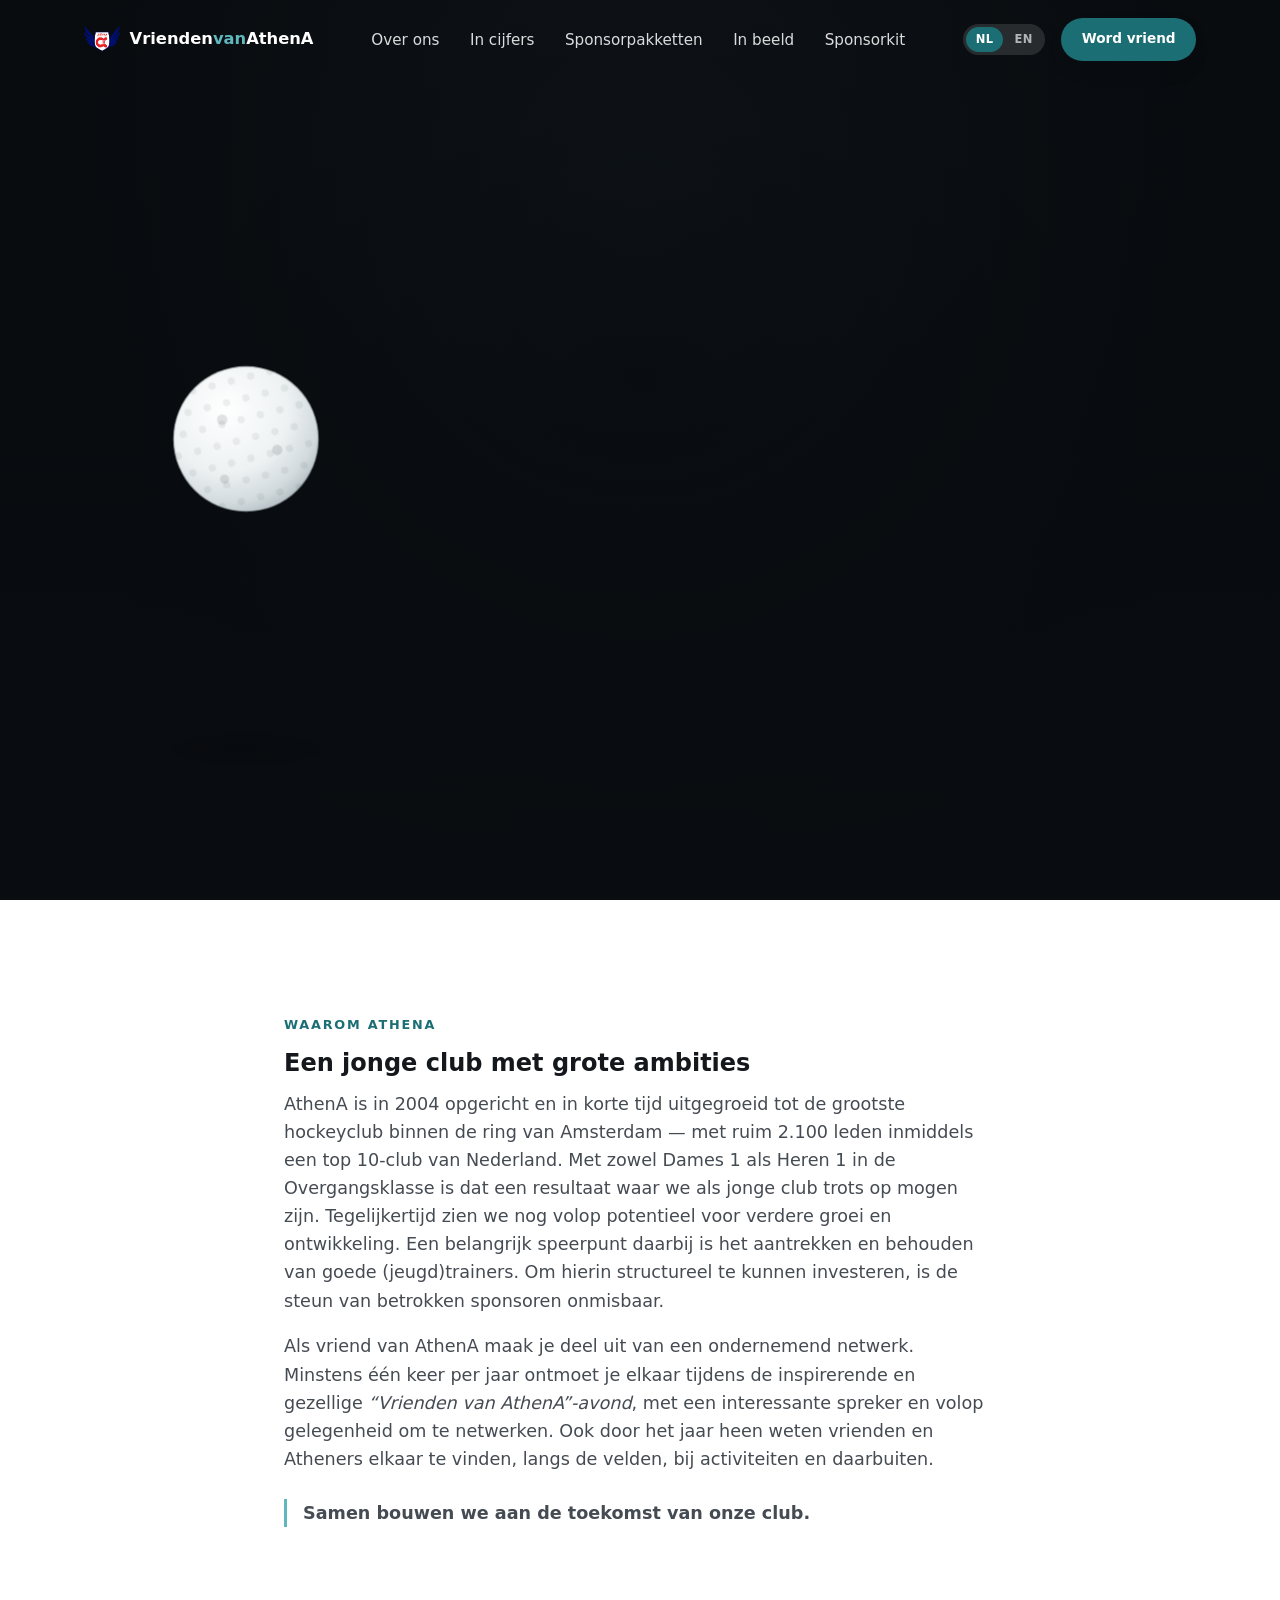
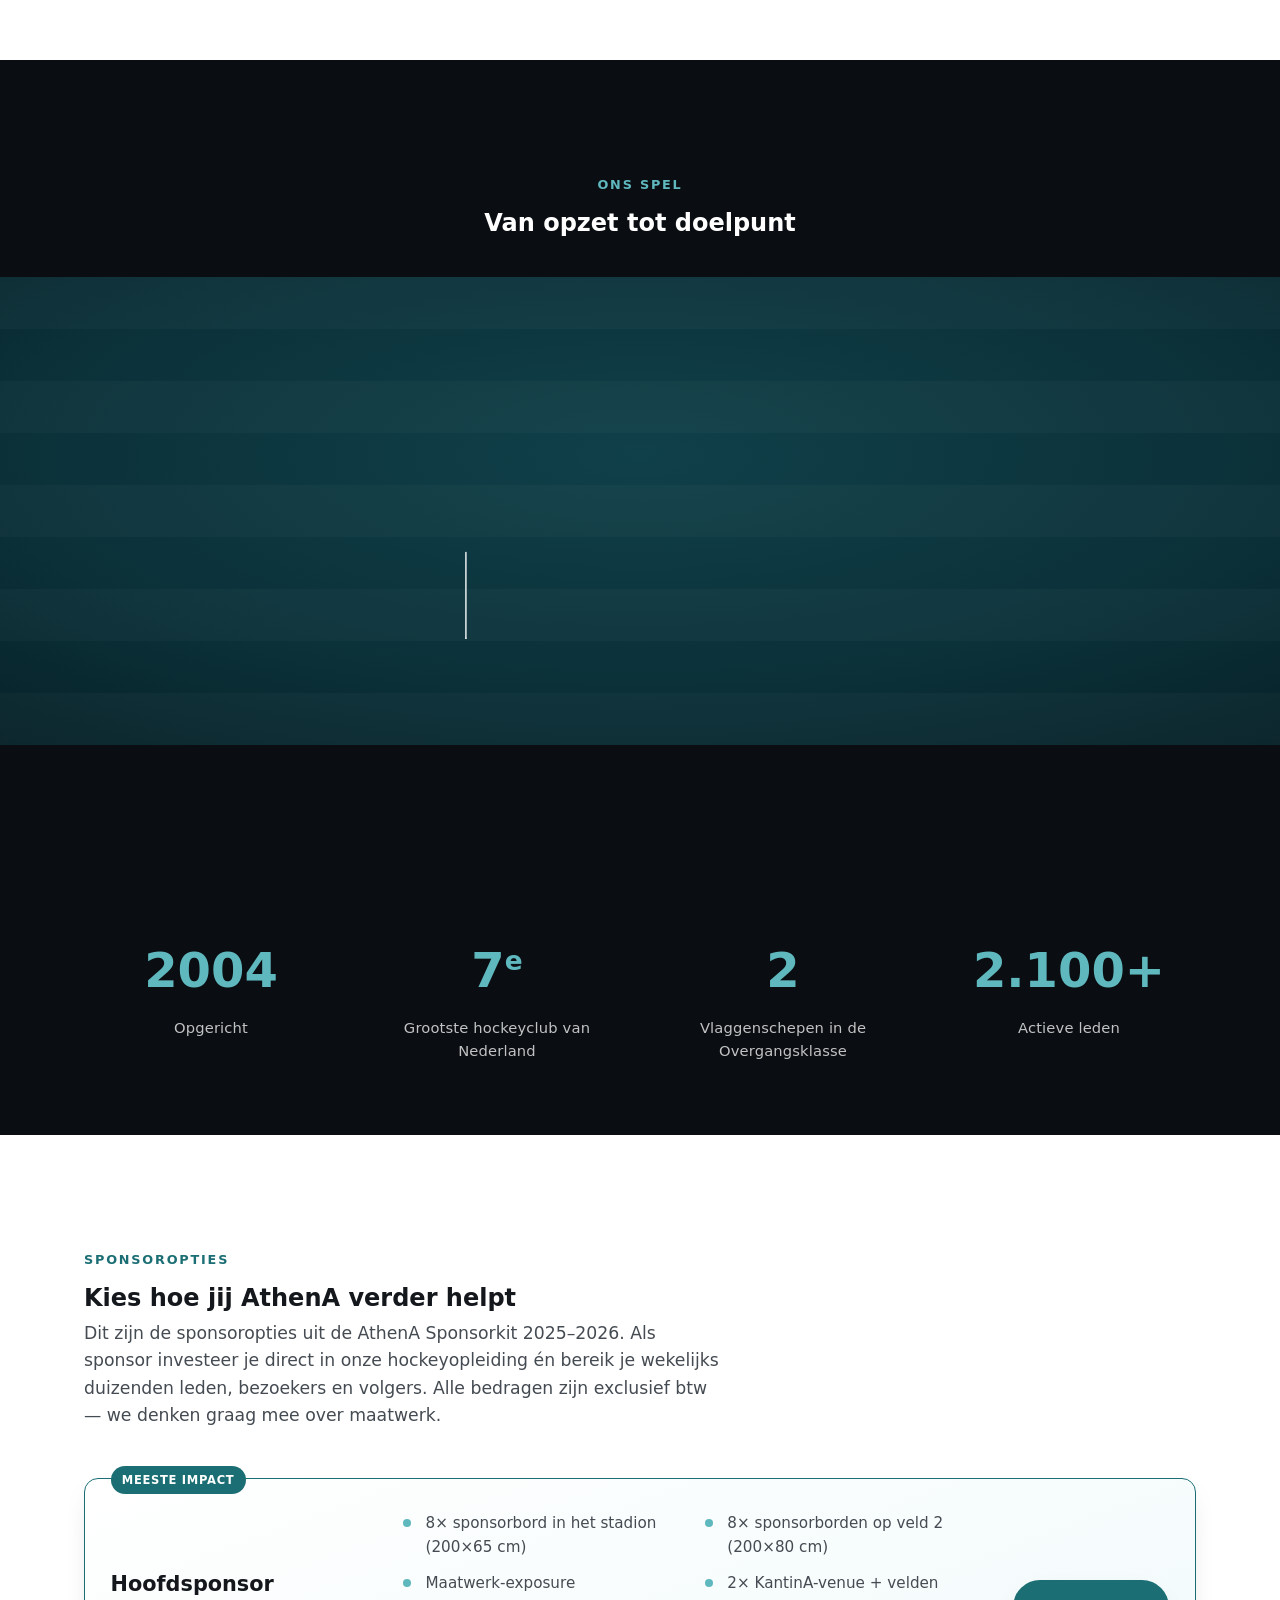
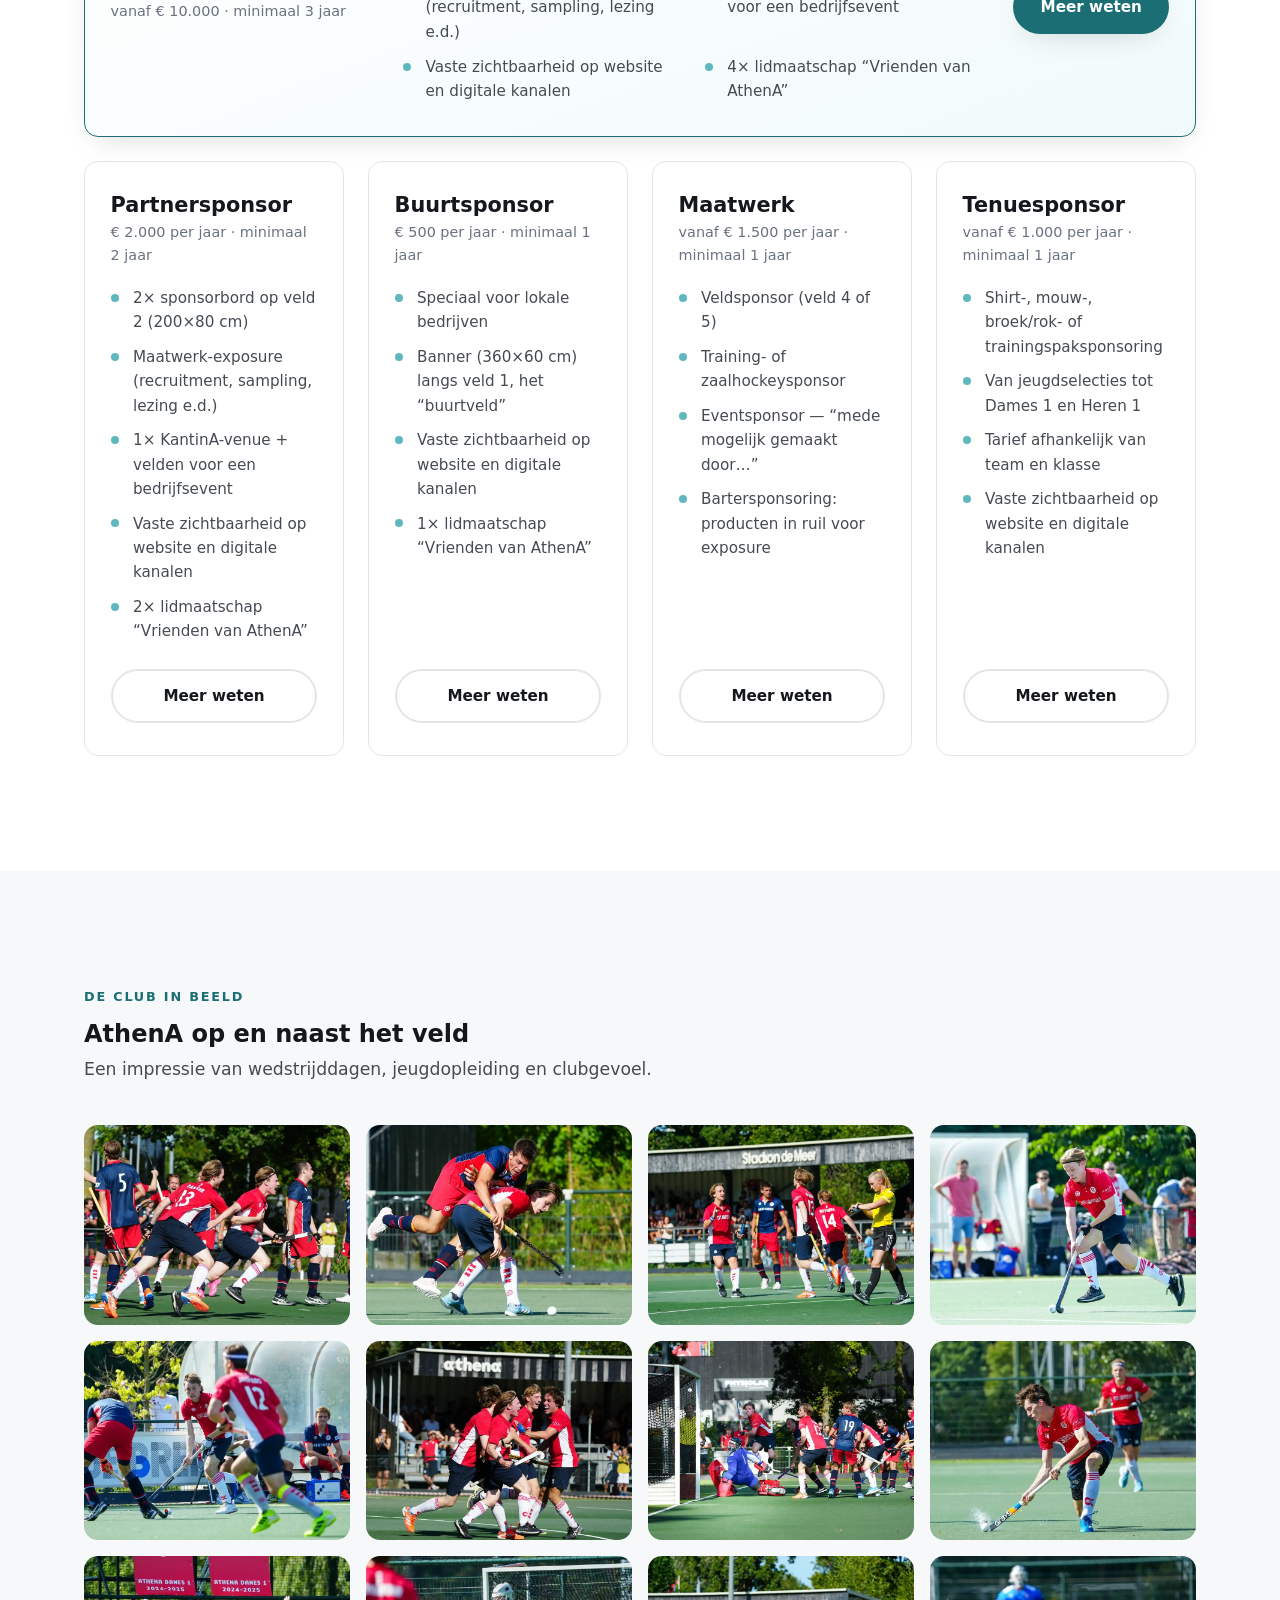
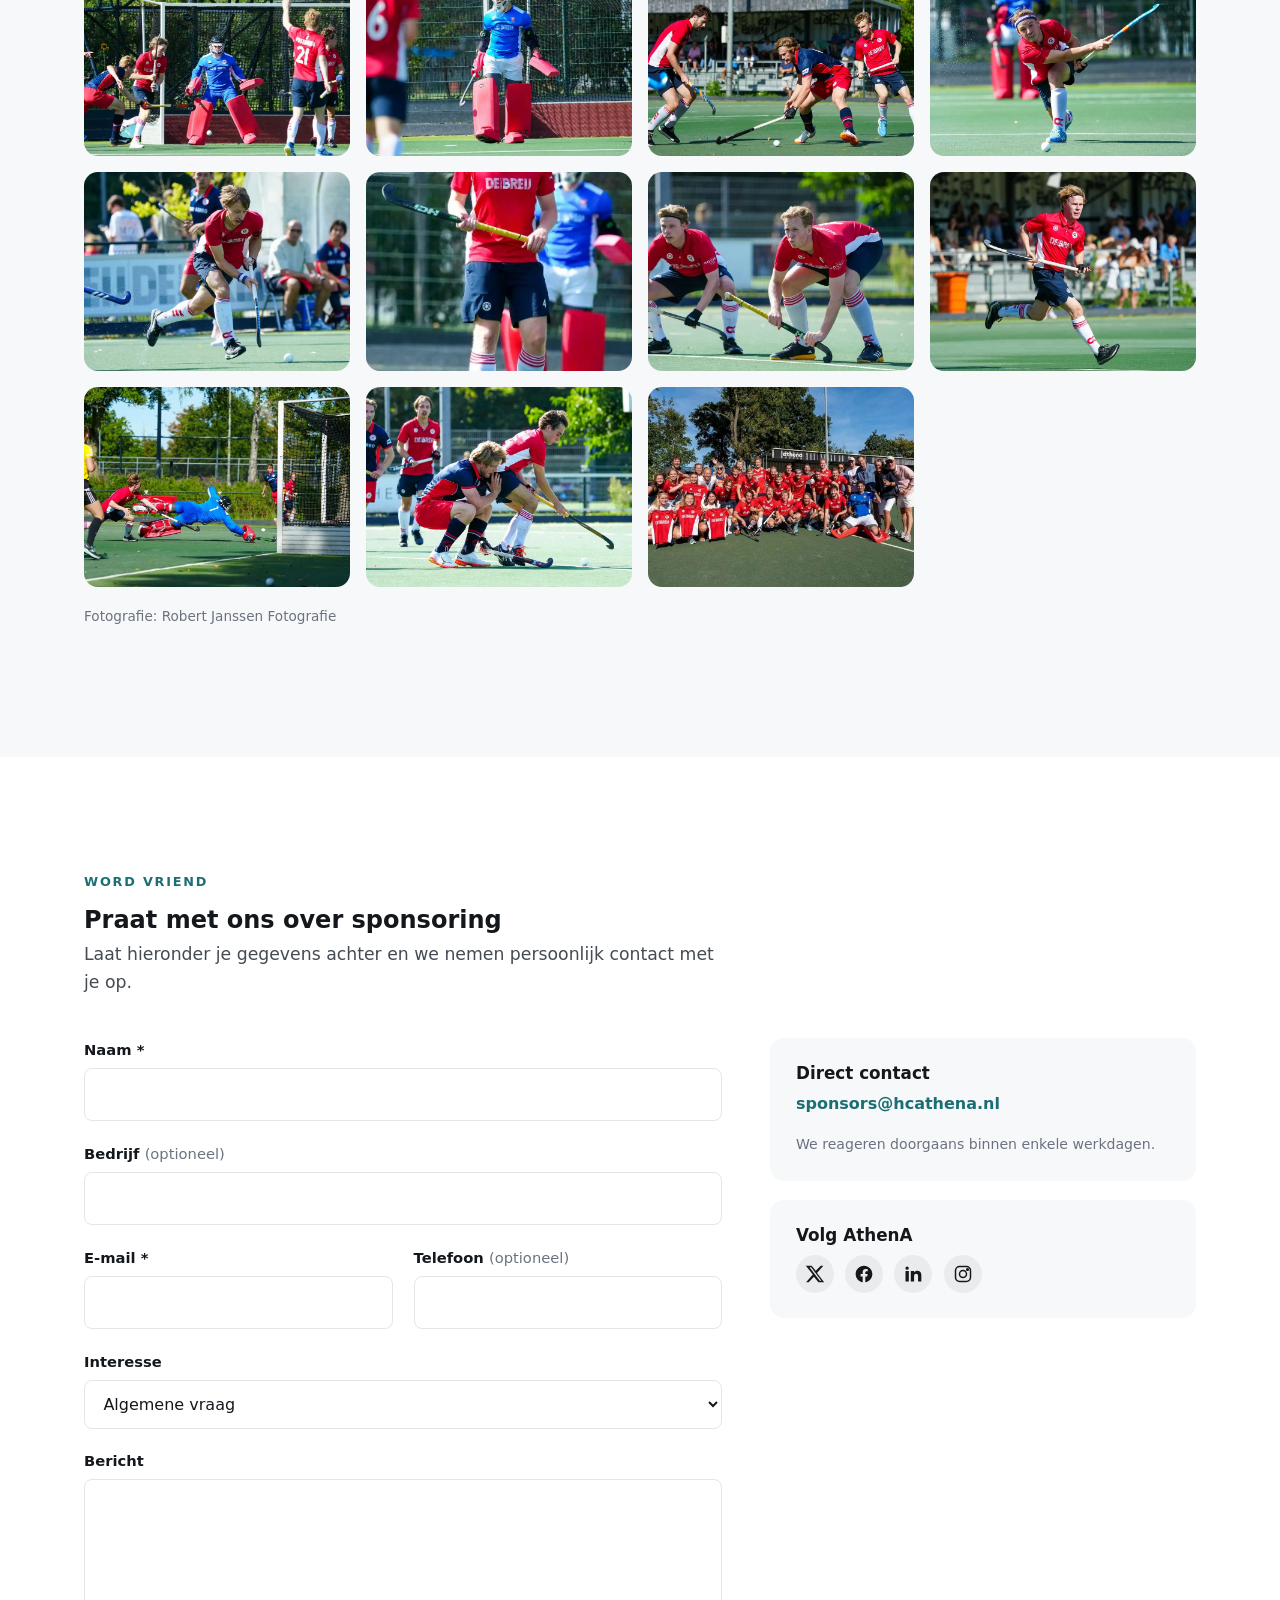
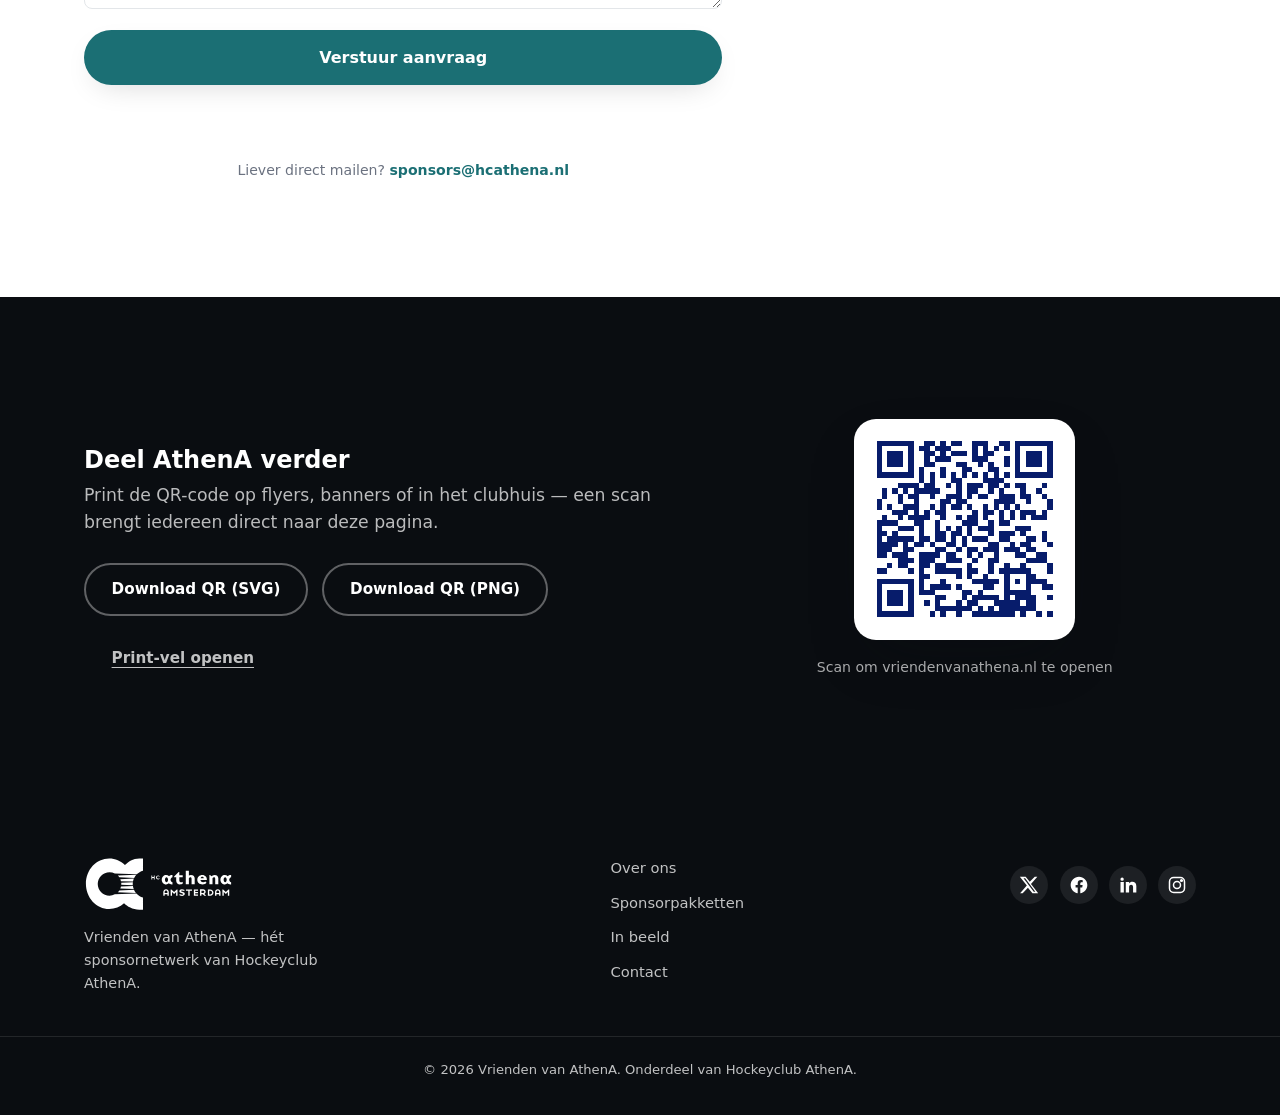
<file: index.html>
<!DOCTYPE html>
<html lang="nl" class="no-js">
<head>
<meta charset="UTF-8">
<meta name="viewport" content="width=device-width, initial-scale=1.0">
<title data-i18n="meta.title">Vrienden van AthenA — Sponsornetwerk van Hockeyclub AthenA</title>
<meta name="description" content="Word vriend of sponsor van Hockeyclub AthenA. Samen investeren we in goede jeugdtrainers en de toekomst van een van de snelst groeiende hockeyclubs van Nederland." data-i18n-attr="content:meta.description">
<meta name="theme-color" content="#0A0D11">

<meta property="og:type" content="website">
<meta property="og:title" content="Vrienden van AthenA">
<meta property="og:description" content="Samen investeren we in de toekomst van Hockeyclub AthenA." data-i18n-attr="content:meta.ogDescription">
<meta property="og:image" content="assets/img/vriendenvanathena-banner.png">
<meta property="og:url" content="https://vriendenvanathena.nl">
<meta name="twitter:card" content="summary_large_image">

<link rel="icon" type="image/png" sizes="512x512" href="assets/favicon/favicon-512.png">
<link rel="icon" type="image/png" sizes="192x192" href="assets/favicon/favicon-192.png">
<link rel="icon" type="image/png" sizes="32x32" href="assets/favicon/favicon-32.png">
<link rel="icon" type="image/png" sizes="16x16" href="assets/favicon/favicon-16.png">
<link rel="apple-touch-icon" href="assets/favicon/apple-touch-icon.png">

<link rel="stylesheet" href="css/styles.css">
</head>
<body>

<!-- Unsharp-mask filter to crisp up the web-resolution hero backdrop photos
     (the source images are only 1000px wide). Referenced from .hero-photo. -->
<svg width="0" height="0" aria-hidden="true" focusable="false" style="position:absolute;width:0;height:0;overflow:hidden">
  <filter id="photoSharpen" color-interpolation-filters="sRGB">
    <feConvolveMatrix order="3" preserveAlpha="true" edgeMode="duplicate"
      kernelMatrix="0 -0.5 0  -0.5 3 -0.5  0 -0.5 0"></feConvolveMatrix>
  </filter>
</svg>

<a class="skip-link" href="#main" data-i18n="a11y.skipLink">Ga naar inhoud</a>

<header class="site-header" id="siteHeader">
  <div class="container header-inner">
    <a class="brand" href="#home">
      <img src="assets/img/athena-logo.png" alt="" width="36" height="36" class="brand-mark">
      <span class="brand-name">Vrienden<em>van</em>AthenA</span>
    </a>

    <nav class="main-nav" id="mainNav" aria-label="Hoofdnavigatie" data-i18n-attr="aria-label:a11y.mainNav">
      <ul>
        <li><a href="#over" data-i18n="nav.over">Over ons</a></li>
        <li><a href="#cijfers" data-i18n="nav.cijfers">In cijfers</a></li>
        <li><a href="#pakketten" data-i18n="nav.pakketten">Sponsorpakketten</a></li>
        <li><a href="#beeld" data-i18n="nav.beeld">In beeld</a></li>
        <li><a href="#sponsorkit" data-i18n="nav.sponsorkit">Sponsorkit</a></li>
      </ul>
    </nav>

    <div class="header-actions">
      <div class="lang-toggle" role="group" aria-label="Taal / Language">
        <button type="button" class="lang-btn is-active" data-lang="nl">NL</button>
        <button type="button" class="lang-btn" data-lang="en">EN</button>
      </div>
      <a class="btn btn-primary btn-sm" href="#contact" data-i18n="nav.cta">Word vriend</a>
      <button class="nav-toggle" id="navToggle" aria-controls="mainNav" aria-expanded="false" aria-label="Menu openen" data-i18n-attr="aria-label:a11y.menuOpen">
        <span></span><span></span><span></span>
      </button>
    </div>
  </div>
</header>

<main id="main">

  <!-- ============ HERO ============ -->
  <!-- Hero: hero.js auto-plays the ball animation on load (one big field-hockey
       ball bounces across the stage, then the crest ending settles over the
       match photos) and replays it when the hero scrolls back into view. The
       tactics-board animation lives lower down in the #speelwijze band. -->
  <div class="hero-scroll" id="home">
  <section class="hero">
    <div class="hero-photos" id="heroPhotos" aria-hidden="true">
      <img class="hero-photo is-active" src="assets/photos/6.jpg" alt="">
      <img class="hero-photo" src="assets/photos/1.jpg" alt="">
      <img class="hero-photo" src="assets/photos/10.jpg" alt="">
    </div>
    <div class="hero-photo-tint" aria-hidden="true"></div>
    <canvas class="hero-canvas" id="heroCanvas" aria-hidden="true"></canvas>
    <div class="hero-vignette" aria-hidden="true"></div>
    <div class="hero-ball" id="heroBall" aria-hidden="true"></div>

    <div class="container hero-inner">
      <p class="eyebrow eyebrow-light">Vrienden van AthenA</p>

      <div class="hero-crest" id="heroCrest" role="img" aria-label="AthenA logo" data-i18n-attr="aria-label:a11y.crestLabel">
        <svg class="crest-svg" viewBox="0 0 689.3 257.6" xmlns="http://www.w3.org/2000/svg" focusable="false" aria-hidden="true">
          <style>.st0{fill:#FFFFFF;}</style>
          <g id="crestMark" class="crest-mark">
            <path class="st0" d="M240.6,172.3l-98.9,4.2c-7.4,3.8-15.7,5.9-24.5,5.9c-29.8,0-54.1-24.3-54.1-54.1c0-29.8,24.3-54.1,54.1-54.1
              c8.8,0,17,2.1,24.4,5.9L242.4,84C250.2,76,260,70.2,271,67.3V11.1h-16.4C225,11.1,203,25.9,188,41.7
              c-19.2-18.9-44.2-29.9-72.1-29.9C56.6,11.8,8.7,63.5,8.7,128c0,64.5,47.9,116.2,107.2,116.2c26,0,49.5-9.9,68.1-26.3
              c15,14.4,38.2,29.1,70.6,29.1H271v-56.1C259.2,187.7,248.7,181.2,240.6,172.3"/>
            <path class="st0" d="M166.8,149.9l61.6,2.4c-1.7-4.4-2.9-9-3.6-13.8l-54.9,2.3C169.1,144,168.1,147,166.8,149.9"/>
            <path class="st0" d="M155.3,166.7l83.3,3.2c-3.6-4.4-6.6-9.2-9-14.4l-67.5,2.9C160.2,161.4,157.9,164.1,155.3,166.7"/>
            <path class="st0" d="M162.1,98.1l68.5,2.7c2.6-5.3,5.9-10.2,9.7-14.5l-85.1,3.6C157.8,92.3,160.1,95.1,162.1,98.1"/>
            <path class="st0" d="M171.1,123.5c0.1,1.6,0.2,3.1,0.2,4.7c0,1.5-0.1,3.1-0.2,4.6l53.2,2.1c-0.2-1.9-0.3-3.9-0.3-5.9
              c0-2.6,0.2-5.2,0.5-7.8L171.1,123.5z"/>
            <path class="st0" d="M169.8,115.6l55.3,2.1c0.8-4.8,2.2-9.5,4.1-13.9l-62.4,2.6C168,109.4,169,112.4,169.8,115.6"/>
          </g>
          <g id="crestWordmark" class="crest-wordmark">
            <polygon class="st0" points="320.9,97.1 320.9,90.2 324.7,90.2 324.7,107.8 320.9,107.8 320.9,100.9 313.5,100.9 313.5,107.8
              309.7,107.8 309.7,90.2 313.5,90.2 313.5,97.1 "/>
            <g>
              <path class="st0" d="M345.8,95.5c-1-1-3.1-1.8-4.6-1.8c-3.4,0-6.1,2.4-6.1,5.4c0,3,2.7,5.4,6.1,5.4c1.6,0,3.5-0.7,4.6-1.9l2,2.4
                c-1.7,2-4.3,3.3-7.2,3.3c-5.2,0-9.5-4.1-9.5-9.2c0-5,4.3-9.2,9.5-9.2c2.9,0,5.6,1.2,7.2,3.2L345.8,95.5z"/>
              <path class="st0" d="M440.5,130.7c-8.6,0-16.8-6.2-16.8-17.1V97.7h-9.4v-3l20.6-21.5h3v14.8h15.7v9.8H438V112c0,6.8,3.4,9.1,8,9.1
                c2,0,6.4-1.6,7.7-2.9v8.3C451.1,129.1,444.3,130.7,440.5,130.7"/>
              <path class="st0" d="M482,67.4v22.2c2.6-1.5,5.9-2.6,9.2-2.6c12.5,0,17.5,7.6,17.5,15.8v26.9h-14.3v-21.2v-1.8
                c0-6.6-1.6-8.8-5.1-8.8c-3.5,0-5.7,1.8-7.3,4.7v5.3v21.8h-14.3V67.4H482z"/>
              <path class="st0" d="M550.4,102.4c0-3.7-2.5-6.4-6.8-6.4c-2.9,0-6.2,2.3-7.7,6.4H550.4z M547.6,120.5c4.3,0,7.4-1.4,10-3.5l5.4,6.2
                c-3.9,4.3-10.8,7.5-18.2,7.5c-15.2,0-24.1-9.7-24.1-21.7c0-12.1,9.3-22,23.1-22c13,0,22.9,11,20.7,23.7h-29
                C534.9,116.4,539.7,120.5,547.6,120.5"/>
              <path class="st0" d="M599.8,87c12.5,0,17.5,7.6,17.5,15.8v26.9H603v-21.2v-1.8c0-6.6-1.6-8.8-5.1-8.8c-3.5,0-5.7,1.8-7.3,4.7v5.3
                v21.8h-14.3V87.9h3l6.4,5.5C588.4,90.4,593.9,87,599.8,87"/>
              <path class="st0" d="M386.2,109.2c-0.1,6.2-3.3,11.1-7,11.1c-3.8,0-7-5.1-7-11.5s3.2-11.5,7-11.5c3.8,0,6.9,4.9,7,11.1V109.2z
                M397.7,109c0-5.6,3.8-10.3,8.8-11.6V86.9h-3.1c-5.6,0-9.7,2.8-12.5,5.7c-3.6-3.6-8.3-5.6-13.5-5.6c-11.1,0-20.1,9.7-20.1,21.8
                c0,12.1,9,21.8,20.1,21.8c4.9,0,9.3-1.9,12.8-4.9c2.8,2.7,7.2,5.5,13.3,5.5h3.1v-10.5C401.5,119.3,397.7,114.6,397.7,109"/>
              <path class="st0" d="M655.8,109.2c-0.1,6.2-3.3,11.1-7,11.1c-3.8,0-7-5.1-7-11.5s3.2-11.5,7-11.5c3.8,0,6.9,4.9,7,11.1V109.2z
                M667.3,109c0-5.6,3.8-10.3,8.8-11.6V86.9H673c-5.6,0-9.7,2.8-12.5,5.7c-3.6-3.6-8.3-5.6-13.5-5.6c-11.1,0-20.1,9.7-20.1,21.8
                c0,12.1,9,21.8,20.1,21.8c4.9,0,9.3-1.9,12.8-4.9c2.8,2.7,7.2,5.5,13.2,5.5h3.1v-10.5C671,119.3,667.3,114.6,667.3,109"/>
            </g>
            <polygon class="st0" points="429.7,183.1 423.4,183.1 423.4,165.5 414,174.9 404.5,165.5 404.5,183.1 398.2,183.1 398.2,153.6
              401.5,153.6 414,166 426.4,153.6 429.7,153.6 "/>
            <g>
              <path class="st0" d="M450.9,183.8c-4.2,0-8.6-1.1-12.3-3.5l0.9-5.2c4,1.9,7.8,2.9,10.9,2.9c2.7,0,5.6-0.7,5.6-3.2
                c0-4.7-17.9-2.9-17.9-13c0-4.9,5-9,11.5-9c4.4,0,8.6,1.2,12.8,3.9l-2.2,4.7c-2.9-1.5-6.7-2.8-9.6-2.8c-3.5,0-5.2,1.1-5.2,2.9
                c0,4.4,17.8,3.3,17.8,12.6C463.2,180.3,457.3,183.8,450.9,183.8"/>
            </g>
            <polygon class="st0" points="468.6,159.9 468.6,153.6 496.3,153.6 496.3,159.9 485.6,159.9 485.6,183.1 479.3,183.1 479.3,159.9 "/>
            <polygon class="st0" points="504.9,153.6 523.8,153.6 523.8,159.9 511.2,159.9 511.2,165.2 523.8,165.2 523.8,171.5 511.2,171.5
              511.2,176.9 523.8,176.9 523.8,183.1 504.9,183.1 "/>
            <g>
              <path class="st0" d="M552.9,164.9c0-2.8-2.3-5-5-5h-8.2v10.1h8.2C550.6,169.9,552.9,167.7,552.9,164.9 M561.5,183.1h-8.8l-6.9-6.9
                h-6.2v6.9h-6.3v-29.6h14.5c6.2,0,11.3,5.1,11.3,11.3c0,4.2-2.4,8-6,9.9L561.5,183.1z"/>
              <path class="st0" d="M588.8,168.4c0-4.7-3.8-8.5-8.5-8.5h-4.8v17h4.8C585,176.9,588.8,173,588.8,168.4 M595.1,168.4
                c0,8.1-6.7,14.8-14.8,14.8c-0.8-0.3-11,0-11,0v-29.6h11C588.4,153.6,595.1,160.2,595.1,168.4"/>
              <path class="st0" d="M621.1,165.5c0-3.5-2.8-6.3-6.3-6.3c-3.5,0-6.3,2.8-6.3,6.3v4.4h12.6V165.5z M608.5,183.1h-6.3v-17.6
                c0-6.9,5.7-12.6,12.6-12.6c7,0,12.6,5.7,12.6,12.6v17.6h-6.3v-6.9h-12.6V183.1z"/>
              <path class="st0" d="M383.3,165.5c0-3.5-2.8-6.3-6.3-6.3c-3.5,0-6.3,2.8-6.3,6.3v4.4h12.6V165.5z M370.8,183.1h-6.3v-17.6
                c0-6.9,5.7-12.6,12.6-12.6c7,0,12.6,5.7,12.6,12.6v17.6h-6.4v-6.9h-12.6V183.1z"/>
            </g>
            <polygon class="st0" points="667.5,183.1 661.2,183.1 661.2,165.5 651.8,174.9 642.3,165.5 642.3,183.1 636,183.1 636,153.6
              639.3,153.6 651.8,166 664.2,153.6 667.5,153.6 "/>
          </g>
        </svg>
      </div>

      <h1 class="hero-title" data-i18n-html="hero.title">Vrienden maken<br>het verschil.</h1>
      <p class="hero-sub" data-i18n="hero.sub">Samen investeren we in de toekomst van Hockeyclub AthenA — op en naast het veld.</p>

      <div class="hero-ctas">
        <a class="btn btn-primary btn-lg" href="#contact" data-i18n="hero.ctaPrimary">Word vriend van AthenA</a>
        <a class="btn btn-ghost btn-lg" href="#over" data-i18n="hero.ctaSecondary">Ontdek waarom</a>
      </div>
    </div>

    <a class="scroll-cue" href="#over" aria-label="Scroll naar de volgende sectie" data-i18n-attr="aria-label:a11y.scrollCue">
      <span></span>
    </a>
  </section>
  </div>

  <!-- ============ OVER ONS ============ -->
  <section class="section" id="over">
    <div class="container narrow">
      <p class="eyebrow" data-i18n="about.eyebrow">Waarom AthenA</p>
      <h2 data-i18n="about.heading">Een jonge club met grote ambities</h2>

      <div class="prose">
        <p data-i18n-html="about.paragraph1">AthenA is in 2004 opgericht en in korte tijd uitgegroeid tot de grootste hockeyclub binnen de ring van Amsterdam — met ruim 2.100 leden inmiddels een top 10-club van Nederland. Met zowel Dames 1 als Heren 1 in de Overgangsklasse is dat een resultaat waar we als jonge club trots op mogen zijn. Tegelijkertijd zien we nog volop potentieel voor verdere groei en ontwikkeling. Een belangrijk speerpunt daarbij is het aantrekken en behouden van goede (jeugd)trainers. Om hierin structureel te kunnen investeren, is de steun van betrokken sponsoren onmisbaar.</p>

        <p data-i18n-html="about.paragraph2">Als vriend van AthenA maak je deel uit van een ondernemend netwerk. Minstens één keer per jaar ontmoet je elkaar tijdens de inspirerende en gezellige <em>&ldquo;Vrienden van AthenA&rdquo;-avond</em>, met een interessante spreker en volop gelegenheid om te netwerken. Ook door het jaar heen weten vrienden en Atheners elkaar te vinden, langs de velden, bij activiteiten en daarbuiten.</p>

        <p class="prose-lead" data-i18n="about.lead">Samen bouwen we aan de toekomst van onze club.</p>
      </div>
    </div>
  </section>

  <!-- ============ SPEELWIJZE (tactiekbord-animatie) ============ -->
  <!-- Decoratieve band: hero.js tekent hier het tactiekbord zodra de band in
       beeld scrollt (en opnieuw bij elke terugkeer). Verborgen zonder JS /
       bij 'verminderde beweging' via CSS. -->
  <section class="section section-dark playbook" id="speelwijze">
    <div class="container playbook-head">
      <p class="eyebrow" data-i18n="playbook.eyebrow">Ons spel</p>
      <h2 data-i18n="playbook.heading">Van opzet tot doelpunt</h2>
    </div>
    <div class="playbook-stage" id="playbookStage" aria-hidden="true">
      <div class="hero-board" id="playbookBoard"></div>
      <canvas class="hero-canvas" id="playbookCanvas"></canvas>
    </div>
  </section>

  <!-- ============ IN CIJFERS ============ -->
  <section class="stat-band" id="cijfers">
    <div class="container">
      <div class="stat-grid">
        <div class="stat">
          <span class="stat-number">2004</span>
          <span class="stat-label" data-i18n="stats.founded">Opgericht</span>
        </div>
        <div class="stat">
          <span class="stat-number" data-i18n-html="stats.rankNumber">8<sup>e</sup></span>
          <span class="stat-label" data-i18n="stats.rankLabel">Grootste hockeyclub van Nederland</span>
        </div>
        <div class="stat">
          <span class="stat-number">2</span>
          <span class="stat-label" data-i18n="stats.flagship">Vlaggenschepen in de Overgangsklasse</span>
        </div>
        <div class="stat">
          <span class="stat-number" data-i18n="stats.membersNumber">2.100+</span>
          <span class="stat-label" data-i18n="stats.members">Actieve leden</span>
        </div>
      </div>
    </div>
  </section>

  <!-- ============ SPONSOROPTIES ============ -->
  <!-- Opties, prijzen en voordelen komen uit de AthenA Sponsorkit 2025-2026.
       CLIENT: werk deze bij als de sponsorkit wijzigt. Alle bedragen excl. btw. -->
  <section class="section" id="pakketten">
    <div class="container">
      <p class="eyebrow" data-i18n="tiers.eyebrow">Sponsoropties</p>
      <h2 data-i18n="tiers.heading">Kies hoe jij AthenA verder helpt</h2>
      <p class="section-intro" data-i18n="tiers.intro">Dit zijn de sponsoropties uit de AthenA Sponsorkit 2025–2026. Als sponsor investeer je direct in onze hockeyopleiding én bereik je wekelijks duizenden leden, bezoekers en volgers. Alle bedragen zijn exclusief btw — we denken graag mee over maatwerk.</p>

      <div class="tier-grid">

        <article class="tier-card tier-featured" data-pakket="Hoofdsponsor">
          <p class="tier-badge" data-i18n="tiers.badge">Meeste impact</p>
          <div class="tf-head">
            <h3 data-i18n="tiers.main.name">Hoofdsponsor</h3>
            <p class="tier-price" data-i18n="tiers.main.price">vanaf € 10.000 · minimaal 3 jaar</p>
          </div>
          <ul class="tier-list">
            <li data-i18n="tiers.main.b1">8× sponsorbord in het stadion (200×65 cm)</li>
            <li data-i18n="tiers.main.b2">8× sponsorborden op veld 2 (200×80 cm)</li>
            <li data-i18n="tiers.main.b3">Maatwerk-exposure (recruitment, sampling, lezing e.d.)</li>
            <li data-i18n="tiers.main.b4">2× KantinA-venue + velden voor een bedrijfsevent</li>
            <li data-i18n="tiers.main.b5">Vaste zichtbaarheid op website en digitale kanalen</li>
            <li data-i18n="tiers.main.b6">4× lidmaatschap “Vrienden van AthenA”</li>
          </ul>
          <a class="btn btn-primary tf-cta" href="#contact" data-pakket="Hoofdsponsor" data-i18n="tiers.cta">Meer weten</a>
        </article>

        <article class="tier-card" data-pakket="Partnersponsor">
          <h3 data-i18n="tiers.partner.name">Partnersponsor</h3>
          <p class="tier-price" data-i18n="tiers.partner.price">€ 2.000 per jaar · minimaal 2 jaar</p>
          <ul class="tier-list">
            <li data-i18n="tiers.partner.b1">2× sponsorbord op veld 2 (200×80 cm)</li>
            <li data-i18n="tiers.partner.b2">Maatwerk-exposure (recruitment, sampling, lezing e.d.)</li>
            <li data-i18n="tiers.partner.b3">1× KantinA-venue + velden voor een bedrijfsevent</li>
            <li data-i18n="tiers.partner.b4">Vaste zichtbaarheid op website en digitale kanalen</li>
            <li data-i18n="tiers.partner.b5">2× lidmaatschap “Vrienden van AthenA”</li>
          </ul>
          <a class="btn btn-outline btn-block" href="#contact" data-pakket="Partnersponsor" data-i18n="tiers.cta">Meer weten</a>
        </article>

        <article class="tier-card" data-pakket="Buurtsponsor">
          <h3 data-i18n="tiers.buurt.name">Buurtsponsor</h3>
          <p class="tier-price" data-i18n="tiers.buurt.price">€ 500 per jaar · minimaal 1 jaar</p>
          <ul class="tier-list">
            <li data-i18n="tiers.buurt.b1">Speciaal voor lokale bedrijven</li>
            <li data-i18n="tiers.buurt.b2">Banner (360×60 cm) langs veld 1, het “buurtveld”</li>
            <li data-i18n="tiers.buurt.b3">Vaste zichtbaarheid op website en digitale kanalen</li>
            <li data-i18n="tiers.buurt.b4">1× lidmaatschap “Vrienden van AthenA”</li>
          </ul>
          <a class="btn btn-outline btn-block" href="#contact" data-pakket="Buurtsponsor" data-i18n="tiers.cta">Meer weten</a>
        </article>

        <article class="tier-card" data-pakket="Maatwerk">
          <h3 data-i18n="tiers.maatwerk.name">Maatwerk</h3>
          <p class="tier-price" data-i18n="tiers.maatwerk.price">vanaf € 1.500 per jaar · minimaal 1 jaar</p>
          <ul class="tier-list">
            <li data-i18n="tiers.maatwerk.b1">Veldsponsor (veld 4 of 5)</li>
            <li data-i18n="tiers.maatwerk.b2">Training- of zaalhockeysponsor</li>
            <li data-i18n="tiers.maatwerk.b3">Eventsponsor — “mede mogelijk gemaakt door…”</li>
            <li data-i18n="tiers.maatwerk.b4">Bartersponsoring: producten in ruil voor exposure</li>
          </ul>
          <a class="btn btn-outline btn-block" href="#contact" data-pakket="Maatwerk" data-i18n="tiers.cta">Meer weten</a>
        </article>

        <article class="tier-card" data-pakket="Tenuesponsor">
          <h3 data-i18n="tiers.tenue.name">Tenuesponsor</h3>
          <p class="tier-price" data-i18n="tiers.tenue.price">vanaf € 1.000 per jaar · minimaal 1 jaar</p>
          <ul class="tier-list">
            <li data-i18n="tiers.tenue.b1">Shirt-, mouw-, broek/rok- of trainingspaksponsoring</li>
            <li data-i18n="tiers.tenue.b2">Van jeugdselecties tot Dames 1 en Heren 1</li>
            <li data-i18n="tiers.tenue.b3">Tarief afhankelijk van team en klasse</li>
            <li data-i18n="tiers.tenue.b4">Vaste zichtbaarheid op website en digitale kanalen</li>
          </ul>
          <a class="btn btn-outline btn-block" href="#contact" data-pakket="Tenuesponsor" data-i18n="tiers.cta">Meer weten</a>
        </article>

      </div>
    </div>
  </section>

  <!-- ============ IN BEELD ============ -->
  <section class="section section-alt" id="beeld">
    <div class="container">
      <p class="eyebrow" data-i18n="gallery.eyebrow">De club in beeld</p>
      <h2 data-i18n="gallery.heading">AthenA op en naast het veld</h2>
      <p class="section-intro" data-i18n="gallery.intro">Een impressie van wedstrijddagen, jeugdopleiding en clubgevoel.</p>

      <div class="photo-grid" id="photoGrid" aria-live="polite"></div>
      <p class="photo-credit" id="photoCredit" hidden data-i18n="gallery.credit">Fotografie: Robert Janssen Fotografie</p>
    </div>
  </section>

  <!-- ============ CONTACT ============ -->
  <section class="section" id="contact">
    <div class="container">
      <p class="eyebrow" data-i18n="contact.eyebrow">Word vriend</p>
      <h2 data-i18n="contact.heading">Praat met ons over sponsoring</h2>
      <p class="section-intro" data-i18n="contact.intro">Laat hieronder je gegevens achter en we nemen persoonlijk contact met je op.</p>

      <div class="contact-grid">
        <form class="contact-form" id="sponsorForm" method="POST" action="https://formspree.io/f/REPLACE_WITH_FORMSPREE_ENDPOINT" novalidate>
          <!-- CLIENT: vervang de action-URL hierboven door je eigen Formspree endpoint (zie README.md) -->
          <input type="hidden" name="_subject" value="Nieuwe sponsoraanvraag via vriendenvanathena.nl">
          <input type="text" name="_gotcha" class="hp-field" tabindex="-1" autocomplete="off" aria-hidden="true">

          <div class="form-row">
            <label for="fldNaam"><span data-i18n="form.name">Naam</span> <span aria-hidden="true">*</span></label>
            <input type="text" id="fldNaam" name="naam" required autocomplete="name">
          </div>

          <div class="form-row">
            <label for="fldBedrijf"><span data-i18n="form.company">Bedrijf</span> <span class="optional" data-i18n="form.optional">(optioneel)</span></label>
            <input type="text" id="fldBedrijf" name="bedrijf" autocomplete="organization">
          </div>

          <div class="form-row form-row-split">
            <div>
              <label for="fldEmail"><span data-i18n="form.email">E-mail</span> <span aria-hidden="true">*</span></label>
              <input type="email" id="fldEmail" name="email" required autocomplete="email">
            </div>
            <div>
              <label for="fldTelefoon"><span data-i18n="form.phone">Telefoon</span> <span class="optional" data-i18n="form.optional">(optioneel)</span></label>
              <input type="tel" id="fldTelefoon" name="telefoon" autocomplete="tel">
            </div>
          </div>

          <div class="form-row">
            <label for="fldPakket" data-i18n="form.interest">Interesse</label>
            <select id="fldPakket" name="pakket">
              <option value="Algemene vraag" data-i18n="form.optGeneral">Algemene vraag</option>
              <option value="Hoofdsponsor" data-i18n="tiers.main.name">Hoofdsponsor</option>
              <option value="Partnersponsor" data-i18n="tiers.partner.name">Partnersponsor</option>
              <option value="Buurtsponsor" data-i18n="tiers.buurt.name">Buurtsponsor</option>
              <option value="Maatwerk" data-i18n="tiers.maatwerk.name">Maatwerk</option>
              <option value="Tenuesponsor" data-i18n="tiers.tenue.name">Tenuesponsor</option>
            </select>
          </div>

          <div class="form-row">
            <label for="fldBericht" data-i18n="form.message">Bericht</label>
            <textarea id="fldBericht" name="bericht" rows="4"></textarea>
          </div>

          <button class="btn btn-primary btn-lg btn-block" type="submit" data-i18n="form.submit">Verstuur aanvraag</button>

          <p class="form-status" id="formStatus" role="status" aria-live="polite"></p>

          <p class="form-fallback" data-i18n-html="form.fallback">Liever direct mailen? <a href="mailto:sponsors@hcathena.nl?subject=Sponsoraanvraag%20Vrienden%20van%20AthenA">sponsors@hcathena.nl</a></p>
        </form>

        <aside class="contact-info">
          <div class="contact-info-card">
            <h3 data-i18n="contact.direct">Direct contact</h3>
            <p><a href="mailto:sponsors@hcathena.nl">sponsors@hcathena.nl</a></p>
            <p class="muted" data-i18n="contact.responseTime">We reageren doorgaans binnen enkele werkdagen.</p>
          </div>

          <div class="contact-info-card">
            <h3 data-i18n="contact.follow">Volg AthenA</h3>
            <!-- CLIENT: vul de juiste social links in -->
            <div class="social-links">
              <a href="#" aria-label="AthenA op X (Twitter)" data-i18n-attr="aria-label:social.x"><svg viewBox="0 0 24 24" width="20" height="20" fill="currentColor" aria-hidden="true"><path d="M18.9 2H22l-7.6 8.7L23 22h-6.9l-5.4-6.6L4.4 22H1.3l8.1-9.3L1 2h7l4.9 6.1L18.9 2zm-1.2 18h1.9L7.4 4H5.4l12.3 16z"/></svg></a>
              <a href="#" aria-label="AthenA op Facebook" data-i18n-attr="aria-label:social.facebook"><svg viewBox="0 0 24 24" width="20" height="20" fill="currentColor" aria-hidden="true"><path d="M22 12.06C22 6.5 17.52 2 12 2S2 6.5 2 12.06c0 5 3.66 9.16 8.44 9.94v-7.03H7.9v-2.91h2.54V9.85c0-2.51 1.49-3.9 3.77-3.9 1.09 0 2.24.2 2.24.2v2.46h-1.26c-1.24 0-1.63.77-1.63 1.56v1.89h2.78l-.44 2.91h-2.34V22c4.78-.78 8.44-4.94 8.44-9.94z"/></svg></a>
              <a href="#" aria-label="AthenA op LinkedIn" data-i18n-attr="aria-label:social.linkedin"><svg viewBox="0 0 24 24" width="20" height="20" fill="currentColor" aria-hidden="true"><path d="M6.94 5a2 2 0 11-4-.002 2 2 0 014 .002zM7 8.48H3V21h4V8.48zm6.32 0H9.35V21h3.96v-6.57c0-3.66 4.77-3.96 4.77 0V21H22v-7.93c0-6.17-7.06-5.94-8.68-2.91V8.48z"/></svg></a>
              <a href="#" aria-label="AthenA op Instagram" data-i18n-attr="aria-label:social.instagram"><svg viewBox="0 0 24 24" width="20" height="20" fill="none" stroke="currentColor" stroke-width="1.8" aria-hidden="true"><rect x="3" y="3" width="18" height="18" rx="5"/><circle cx="12" cy="12" r="4.2"/><circle cx="17.4" cy="6.6" r="1"/></svg></a>
            </div>
          </div>
        </aside>
      </div>
    </div>
  </section>

  <!-- ============ SPONSORKIT ============ -->
  <section class="section section-dark" id="sponsorkit">
    <div class="container sponsorkit-inner">
      <div class="sponsorkit-text">
        <p class="eyebrow eyebrow-light" data-i18n="kit.eyebrow">Sponsorkit</p>
        <h2 data-i18n="kit.heading">Deel AthenA verder</h2>
        <p class="section-intro section-intro-light" data-i18n="kit.intro">Print de QR-code op flyers, banners of in het clubhuis — een scan brengt iedereen direct naar deze pagina.</p>
        <div class="sponsorkit-downloads">
          <a class="btn btn-outline-light" href="assets/downloads/vriendenvanathena-qr.svg" download data-i18n="kit.downloadSvg">Download QR (SVG)</a>
          <a class="btn btn-outline-light" href="assets/downloads/vriendenvanathena-qr.png" download data-i18n="kit.downloadPng">Download QR (PNG)</a>
          <a class="btn btn-ghost-light" href="qr.html" target="_blank" rel="noopener" data-i18n="kit.printSheet">Print-vel openen</a>
        </div>
      </div>
      <div class="sponsorkit-qr">
        <div class="qr-frame">
          <div id="qrRender"></div>
        </div>
        <p class="qr-caption" data-i18n="kit.qrCaption">Scan om vriendenvanathena.nl te openen</p>
      </div>
    </div>
  </section>

</main>

<footer class="site-footer">
  <div class="container footer-inner">
    <div class="footer-brand">
      <img src="assets/img/athena-logo-horizontal-white.svg" alt="AthenA" class="footer-logo">
      <p data-i18n="footer.tagline">Vrienden van AthenA — hét sponsornetwerk van Hockeyclub AthenA.</p>
    </div>

    <nav class="footer-nav" aria-label="Footer navigatie" data-i18n-attr="aria-label:a11y.footerNav">
      <a href="#over" data-i18n="nav.over">Over ons</a>
      <a href="#pakketten" data-i18n="nav.pakketten">Sponsorpakketten</a>
      <a href="#beeld" data-i18n="nav.beeld">In beeld</a>
      <a href="#contact" data-i18n="footer.contact">Contact</a>
    </nav>

    <!-- CLIENT: vul de juiste social links in -->
    <div class="social-links social-links-footer">
      <a href="#" aria-label="AthenA op X (Twitter)" data-i18n-attr="aria-label:social.x"><svg viewBox="0 0 24 24" width="20" height="20" fill="currentColor" aria-hidden="true"><path d="M18.9 2H22l-7.6 8.7L23 22h-6.9l-5.4-6.6L4.4 22H1.3l8.1-9.3L1 2h7l4.9 6.1L18.9 2zm-1.2 18h1.9L7.4 4H5.4l12.3 16z"/></svg></a>
      <a href="#" aria-label="AthenA op Facebook" data-i18n-attr="aria-label:social.facebook"><svg viewBox="0 0 24 24" width="20" height="20" fill="currentColor" aria-hidden="true"><path d="M22 12.06C22 6.5 17.52 2 12 2S2 6.5 2 12.06c0 5 3.66 9.16 8.44 9.94v-7.03H7.9v-2.91h2.54V9.85c0-2.51 1.49-3.9 3.77-3.9 1.09 0 2.24.2 2.24.2v2.46h-1.26c-1.24 0-1.63.77-1.63 1.56v1.89h2.78l-.44 2.91h-2.34V22c4.78-.78 8.44-4.94 8.44-9.94z"/></svg></a>
      <a href="#" aria-label="AthenA op LinkedIn" data-i18n-attr="aria-label:social.linkedin"><svg viewBox="0 0 24 24" width="20" height="20" fill="currentColor" aria-hidden="true"><path d="M6.94 5a2 2 0 11-4-.002 2 2 0 014 .002zM7 8.48H3V21h4V8.48zm6.32 0H9.35V21h3.96v-6.57c0-3.66 4.77-3.96 4.77 0V21H22v-7.93c0-6.17-7.06-5.94-8.68-2.91V8.48z"/></svg></a>
      <a href="#" aria-label="AthenA op Instagram" data-i18n-attr="aria-label:social.instagram"><svg viewBox="0 0 24 24" width="20" height="20" fill="none" stroke="currentColor" stroke-width="1.8" aria-hidden="true"><rect x="3" y="3" width="18" height="18" rx="5"/><circle cx="12" cy="12" r="4.2"/><circle cx="17.4" cy="6.6" r="1"/></svg></a>
    </div>
  </div>
  <div class="footer-bottom">
    <p><span data-i18n-html="footer.copyrightPre">&copy; </span><span id="year">2026</span><span data-i18n="footer.copyrightPost"> Vrienden van AthenA. Onderdeel van Hockeyclub AthenA.</span></p>
  </div>
</footer>

<script src="js/i18n.js" defer></script>
<script src="js/qrcode.min.js" defer></script>
<script src="js/hero.js" defer></script>
<script src="js/main.js" defer></script>
</body>
</html>
</file>
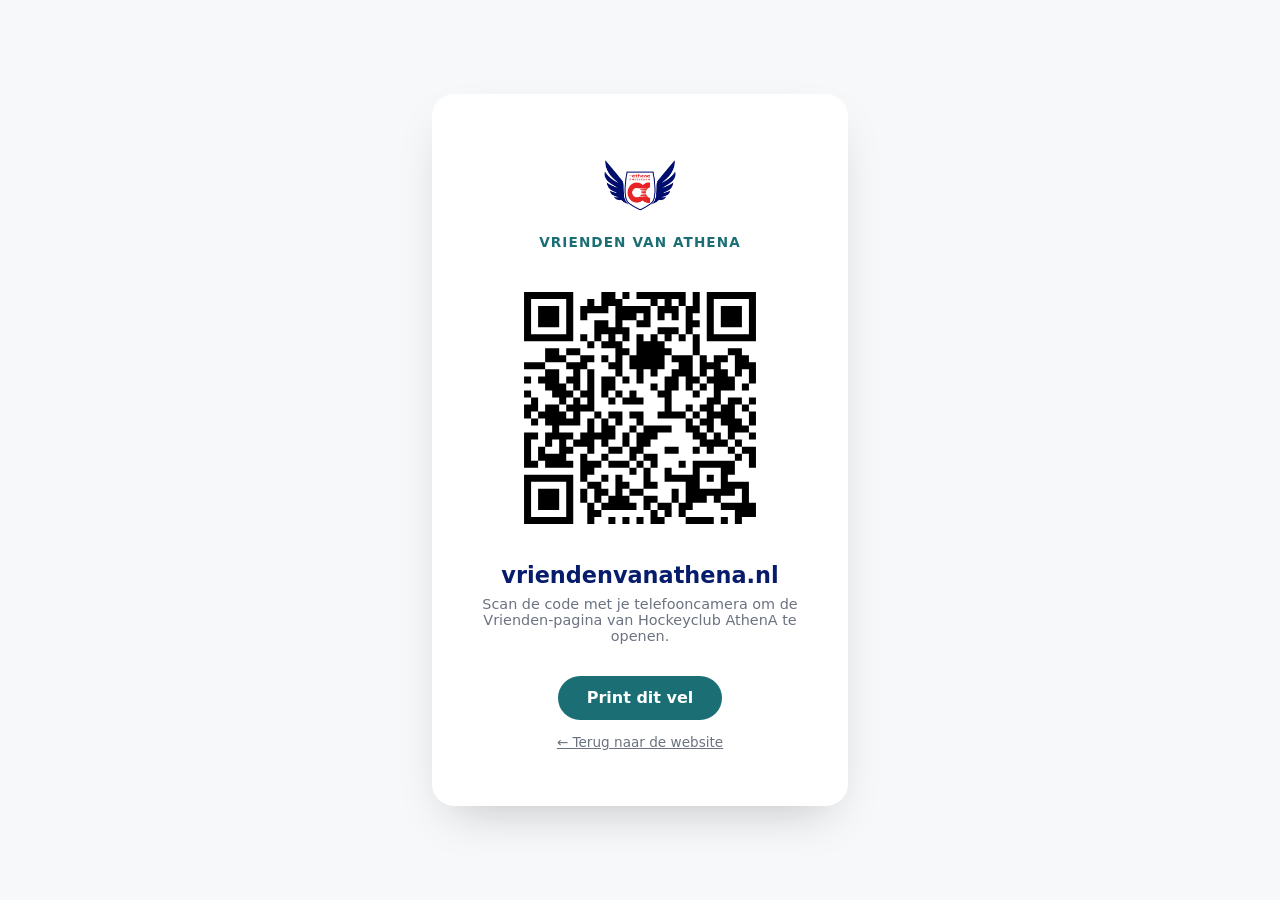
<file: qr.html>
<!DOCTYPE html>
<html lang="nl">
<head>
<meta charset="UTF-8">
<meta name="viewport" content="width=device-width, initial-scale=1.0">
<title data-i18n="print.title">Print QR — Vrienden van AthenA</title>
<meta name="robots" content="noindex">
<link rel="icon" type="image/png" href="assets/favicon/favicon-32.png">
<link rel="stylesheet" href="css/print.css">
</head>
<body>
  <main class="print-sheet">
    <img class="print-logo" src="assets/img/athena-logo.png" alt="" width="72" height="72">
    <p class="print-eyebrow">Vrienden van AthenA</p>
    <img class="print-qr" src="assets/downloads/vriendenvanathena-qr.svg" alt="QR-code naar vriendenvanathena.nl" width="320" height="320">
    <p class="print-url">vriendenvanathena.nl</p>
    <p class="print-hint" data-i18n="print.hint">Scan de code met je telefooncamera om de Vrienden-pagina van Hockeyclub AthenA te openen.</p>

    <button class="print-btn no-print" onclick="window.print()" data-i18n="print.button">Print dit vel</button>
    <a class="print-back no-print" href="index.html" data-i18n-html="print.back">&larr; Terug naar de website</a>
  </main>
  <script src="js/i18n.js" defer></script>
</body>
</html>
</file>
<file: css/styles.css>
/* =========================================================
   Vrienden van AthenA — design tokens
   Brand colors sampled from the official club crest
   (assets/img/athena-logo.png) + hcathena.nl accent teal.
   ========================================================= */
:root{
  --red: #E11F2B;
  --navy: #071C6B;
  --green: #3F6A48;
  --teal: #5FB8BE;
  --teal-deep: #1B6F74;
  --ink: #14181C;
  --ink-soft: #454B52;
  --bg: #FFFFFF;
  --bg-alt: #F6F8F9;
  --grey: #6B7280;
  --grey-line: #E3E6E9;
  --hero-bg: #0A0D11;

  --radius-sm: 8px;
  --radius: 14px;
  --radius-lg: 22px;
  --shadow: 0 10px 30px -12px rgba(10,13,17,0.18);
  --shadow-lg: 0 24px 60px -20px rgba(10,13,17,0.35);
  --container: 1160px;
  --container-narrow: 760px;

  --font-head: -apple-system, 'SF Pro Display', 'Segoe UI', ui-sans-serif, system-ui, Roboto, Helvetica, Arial, sans-serif;
  --font-body: -apple-system, 'SF Pro Text', 'Segoe UI', ui-sans-serif, system-ui, Roboto, Helvetica, Arial, sans-serif;

  --ease: cubic-bezier(.16,.84,.44,1);
}

/* =========================================================
   Reset / base
   ========================================================= */
*, *::before, *::after{ box-sizing: border-box; }
html{ scroll-behavior: smooth; scroll-padding-top: 64px; }
@media (prefers-reduced-motion: reduce){
  html{ scroll-behavior: auto; }
  *, *::before, *::after{ animation-duration: 0.001ms !important; animation-iteration-count: 1 !important; transition-duration: 0.001ms !important; }
}
body{
  margin: 0;
  font-family: var(--font-body);
  color: var(--ink);
  background: var(--bg);
  line-height: 1.6;
  -webkit-font-smoothing: antialiased;
}
img{ max-width: 100%; display: block; }
a{ color: inherit; text-decoration: none; }
ul{ margin: 0; padding: 0; list-style: none; }
h1, h2, h3, h4{ font-family: var(--font-head); font-weight: 700; line-height: 1.15; margin: 0 0 .5em; color: var(--ink); }
p{ margin: 0 0 1em; }
button{ font-family: inherit; }

.skip-link{
  position: absolute; left: -999px; top: 0; z-index: 1000;
  background: var(--teal-deep); color: #fff; padding: .75rem 1.25rem; border-radius: 0 0 8px 0;
}
.skip-link:focus{ left: 0; }

:focus-visible{ outline: 3px solid var(--teal-deep); outline-offset: 2px; }

.container{ max-width: var(--container); margin-inline: auto; padding-inline: 1.5rem; }
.container.narrow{ max-width: var(--container-narrow); }

/* =========================================================
   Buttons
   ========================================================= */
.btn{
  display: inline-flex; align-items: center; justify-content: center;
  gap: .5rem;
  padding: .8rem 1.6rem;
  border-radius: 999px;
  font-weight: 600;
  font-size: .95rem;
  border: 2px solid transparent;
  cursor: pointer;
  transition: transform .25s var(--ease), box-shadow .25s var(--ease), background-color .25s var(--ease), color .25s var(--ease), border-color .25s var(--ease);
  white-space: nowrap;
}
.btn:hover{ transform: translateY(-2px); }
.btn-primary{ background: var(--teal-deep); color: #fff; box-shadow: var(--shadow); }
.btn-primary:hover{ background: #175a5e; box-shadow: var(--shadow-lg); }
.btn-outline{ background: transparent; color: var(--ink); border-color: var(--grey-line); }
.btn-outline:hover{ border-color: var(--teal-deep); color: var(--teal-deep); }
.btn-ghost{ background: transparent; color: var(--bg); border-color: rgba(255,255,255,.5); }
.btn-ghost:hover{ border-color: #fff; background: rgba(255,255,255,.08); }
.btn-outline-light{ background: transparent; color: #fff; border-color: rgba(255,255,255,.35); }
.btn-outline-light:hover{ border-color: var(--teal); color: var(--teal); }
.btn-ghost-light{ background: transparent; color: rgba(255,255,255,.75); border-color: transparent; text-decoration: underline; text-underline-offset: 4px; }
.btn-ghost-light:hover{ color: #fff; }
.btn-sm{ padding: .55rem 1.15rem; font-size: .85rem; }
.btn-lg{ padding: 1rem 2rem; font-size: 1rem; }
.btn-block{ width: 100%; }

/* =========================================================
   Header / Nav
   ========================================================= */
.site-header{
  position: fixed; inset-inline: 0; top: 0; z-index: 100;
  background: transparent;
  transition: background-color .3s var(--ease), box-shadow .3s var(--ease), padding .3s var(--ease);
  padding-block: 1.1rem;
}
.site-header.is-scrolled{
  background: rgba(255,255,255,.92);
  backdrop-filter: blur(10px);
  box-shadow: 0 1px 0 var(--grey-line);
  padding-block: .7rem;
}
.header-inner{ display: flex; align-items: center; justify-content: space-between; gap: 1rem; }
.brand{ display: flex; align-items: center; gap: .6rem; font-family: var(--font-head); font-weight: 700; }
.brand-mark{ border-radius: 6px; }
.brand-name{ color: #fff; font-size: 1.02rem; transition: color .3s var(--ease); }
.brand-name em{ font-style: normal; color: var(--teal); }
.site-header.is-scrolled .brand-name{ color: var(--ink); }

.main-nav ul{ display: flex; gap: 1.9rem; }
.main-nav a{
  color: rgba(255,255,255,.85); font-weight: 500; font-size: .95rem;
  position: relative; padding-block: .3rem; transition: color .3s var(--ease);
}
.main-nav a::after{
  content: ''; position: absolute; left: 0; right: 100%; bottom: -2px; height: 2px; background: var(--teal);
  transition: right .3s var(--ease);
}
.main-nav a:hover{ color: #fff; }
.main-nav a:hover::after{ right: 0; }
.site-header.is-scrolled .main-nav a{ color: var(--ink-soft); }
.site-header.is-scrolled .main-nav a:hover{ color: var(--ink); }

.header-actions{ display: flex; align-items: center; gap: 1rem; }

.nav-toggle{
  display: none; flex-direction: column; justify-content: center; gap: 5px;
  width: 40px; height: 40px; border-radius: 8px; border: none; background: transparent; cursor: pointer;
}
.lang-toggle{
  display: flex; align-items: center; gap: 2px;
  background: rgba(255,255,255,.12); border-radius: 999px; padding: 3px;
}
.site-header.is-scrolled .lang-toggle{ background: var(--bg-alt); }
.lang-btn{
  border: none; background: transparent; cursor: pointer;
  font-family: var(--font-head); font-weight: 700; font-size: .72rem; letter-spacing: .03em;
  color: rgba(255,255,255,.65); padding: .35rem .6rem; border-radius: 999px;
  transition: background-color .25s var(--ease), color .25s var(--ease);
}
.site-header.is-scrolled .lang-btn{ color: var(--grey); }
.lang-btn.is-active{ background: var(--teal-deep); color: #fff; }
.lang-btn:not(.is-active):hover{ color: #fff; }
.site-header.is-scrolled .lang-btn:not(.is-active):hover{ color: var(--ink); }

.nav-toggle span{ width: 22px; height: 2px; background: #fff; transition: transform .3s var(--ease), opacity .3s var(--ease), background-color .3s var(--ease); margin-inline: auto; }
.site-header.is-scrolled .nav-toggle span{ background: var(--ink); }
.nav-toggle[aria-expanded="true"] span:nth-child(1){ transform: translateY(7px) rotate(45deg); }
.nav-toggle[aria-expanded="true"] span:nth-child(2){ opacity: 0; }
.nav-toggle[aria-expanded="true"] span:nth-child(3){ transform: translateY(-7px) rotate(-45deg); }

@media (max-width: 860px){
  .main-nav{
    position: fixed; inset: 0; top: 68px;
    background: var(--hero-bg);
    padding: 2rem 1.5rem;
    transform: translateY(-8px);
    opacity: 0; visibility: hidden;
    transition: opacity .25s var(--ease), transform .25s var(--ease), visibility .25s;
  }
  .main-nav.is-open{ opacity: 1; visibility: visible; transform: translateY(0); }
  .main-nav ul{ flex-direction: column; gap: 1.5rem; }
  .main-nav a{ font-size: 1.3rem; color: #fff; }
  .nav-toggle{ display: flex; }
  .header-actions .btn-primary.btn-sm{ display: none; }
}

/* =========================================================
   Hero
   ========================================================= */
/* The hero is a normal full-screen stage; hero.js auto-plays the
   tactics-board sequence over it on load and replays it when the hero
   scrolls back into view. */
.hero-scroll{ background: var(--hero-bg); }

.hero{
  position: relative;
  height: 100vh;
  height: 100dvh; /* track mobile toolbar collapse so the stage always fills the screen */
  display: flex; align-items: center; justify-content: center;
  background: radial-gradient(ellipse at 50% 20%, #12181f 0%, var(--hero-bg) 60%);
  overflow: hidden;
  padding-top: 6rem;
}
.hero-photos{ position: absolute; inset: 0; overflow: hidden; }
/* With JS the hero scene gates this backdrop in with the crest reveal (starts
   hidden so the ball bounces over a clean dark stage); no-JS / reduced-motion
   keep it visible since the settled hero shows immediately. */
html:not(.no-js) .hero-photos{ opacity: 0; }
.hero-photo{
  position: absolute; inset: 0; width: 100%; height: 100%; object-fit: cover;
  opacity: 0;
  transition: opacity 1.8s ease-in-out;
  /* the source photos are only 1000px wide; keep them at 1:1 cover (no zoom
     magnification) and run an unsharp mask + micro-contrast so the upscale
     reads crisper rather than soft */
  filter: url(#photoSharpen) contrast(1.06) saturate(1.06);
}
.hero-photo.is-active{ opacity: 1; }
.hero-photo-tint{
  position: absolute; inset: 0;
  background:
    radial-gradient(ellipse 60% 55% at 50% 42%, rgba(6,9,12,.5) 0%, rgba(6,9,12,.24) 55%, rgba(6,9,12,.08) 100%),
    rgba(6,9,12,.22);
  pointer-events: none;
}
@media (prefers-reduced-motion: reduce){
  .hero-photos{ opacity: 1 !important; } /* settled hero shows the backdrop */
}

/* The tactics board (SVG injected by hero.js) and the break-out ball; all
   motion is set from a time clock via inline styles. .hero-board is reused by
   both the home ball stage and the lower #speelwijze tactics band. */
.hero-board{ position: absolute; inset: 0; }
.hero-board svg{ width: 100%; height: 100%; display: block; }
.hero-ball{ position: absolute; inset: 0; pointer-events: none; opacity: 0; }
.hb-ball, .hb-shadow{ position: absolute; left: 0; top: 0; will-change: transform; }
.hb-squash{ width: 100%; height: 100%; transform-origin: 50% 88%; }
.hb-ball svg{ width: 100%; height: 100%; display: block; }

.no-js .hero-ball{ display: none; }
@media (prefers-reduced-motion: reduce){
  .hero-ball{ display: none; }
}

.hero-canvas{ position: absolute; inset: 0; width: 100%; height: 100%; }
.hero-vignette{
  position: absolute; inset: 0;
  background: linear-gradient(180deg, rgba(10,13,17,.12) 0%, rgba(10,13,17,.05) 40%, rgba(10,13,17,.6) 100%);
  pointer-events: none;
}
.hero-inner{ position: relative; z-index: 2; text-align: center; display: flex; flex-direction: column; align-items: center; }

.eyebrow{
  font-family: var(--font-head); font-weight: 600; font-size: .8rem;
  letter-spacing: .14em; text-transform: uppercase; color: var(--teal-deep);
  margin-bottom: .9rem;
}
.eyebrow-light{
  color: var(--teal); text-shadow: 0 1px 12px rgba(0,0,0,.55);
  /* hidden while the film plays; rises with the rest of the reveal */
  opacity: 0; transform: translateY(18px);
}

.hero-crest{
  width: min(420px, 70vw); margin-bottom: 1.6rem;
  opacity: 0;
  transform: translateY(10px) scale(.4) rotate(-8deg);
  filter: drop-shadow(0 0 0 rgba(95,184,190,0));
}
.crest-svg{ width: 100%; height: auto; display: block; }

.hero-crest.crest-pop{
  animation: crestPop .62s cubic-bezier(.34,1.56,.64,1) forwards;
}
@keyframes crestPop{
  0%{ opacity: 0; transform: translateY(10px) scale(.4) rotate(-8deg); filter: drop-shadow(0 0 0 rgba(95,184,190,0)); }
  55%{ opacity: 1; transform: translateY(0) scale(1.1) rotate(3deg); filter: drop-shadow(0 0 30px rgba(95,184,190,.65)); }
  78%{ transform: translateY(0) scale(.96) rotate(-1.5deg); }
  100%{ opacity: 1; transform: translateY(0) scale(1) rotate(0deg); filter: drop-shadow(0 0 10px rgba(95,184,190,.32)); }
}
/* static, no-JS / reduced-motion fallback: crest fully visible, no animation */
.no-js .hero-crest{ opacity: 1; transform: none; }
@media (prefers-reduced-motion: reduce){
  .hero-crest{ opacity: 1 !important; transform: none !important; animation: none !important; filter: none !important; }
}

.hero-title{
  color: #fff; font-size: clamp(2.4rem, 6vw, 4.4rem); letter-spacing: -.02em;
  opacity: 0; transform: translateY(18px);
  text-shadow: 0 4px 26px rgba(0,0,0,.5), 0 1px 4px rgba(0,0,0,.7);
}
.hero-sub{
  color: rgba(255,255,255,.92); font-size: clamp(1.05rem, 2vw, 1.25rem);
  max-width: 640px; margin-bottom: 2.1rem;
  opacity: 0; transform: translateY(18px);
  text-shadow: 0 2px 16px rgba(0,0,0,.5), 0 1px 3px rgba(0,0,0,.6);
}
.hero-ctas{ display: flex; gap: 1rem; flex-wrap: wrap; justify-content: center; opacity: 0; transform: translateY(18px); }

.hero-anim .eyebrow-light{ animation: heroRise .7s var(--ease) forwards; animation-delay: .04s; }
.hero-anim .hero-title{ animation: heroRise .7s var(--ease) forwards; animation-delay: .1s; }
.hero-anim .hero-sub{ animation: heroRise .7s var(--ease) forwards; animation-delay: .22s; }
.hero-anim .hero-ctas{ animation: heroRise .7s var(--ease) forwards; animation-delay: .34s; }
.no-js .eyebrow-light, .no-js .hero-title, .no-js .hero-sub, .no-js .hero-ctas{ opacity: 1; transform: none; }
@media (prefers-reduced-motion: reduce){
  .eyebrow-light, .hero-title, .hero-sub, .hero-ctas{ opacity: 1 !important; transform: none !important; animation: none !important; }
}
@keyframes heroRise{ to{ opacity: 1; transform: translateY(0); } }

.scroll-cue{
  position: absolute; bottom: 2rem; left: 50%; transform: translateX(-50%); z-index: 2;
  width: 28px; height: 44px; border: 2px solid rgba(255,255,255,.45); border-radius: 20px;
}
.scroll-cue span{
  position: absolute; top: 8px; left: 50%; width: 4px; height: 8px; margin-left: -2px;
  background: var(--teal); border-radius: 2px; animation: scrollCue 1.8s infinite var(--ease);
}
/* with JS the cue belongs to the ending — hero.js fades it in at the finale */
html:not(.no-js) .scroll-cue{ opacity: 0; }
@media (prefers-reduced-motion: reduce){
  html:not(.no-js) .scroll-cue{ opacity: 1; }
  .scroll-cue span{ animation: none; top: 8px; }
}
@keyframes scrollCue{ 0%{ top: 8px; opacity: 1; } 70%{ top: 22px; opacity: 0; } 100%{ top: 22px; opacity: 0; } }
@media (max-width: 640px){ .scroll-cue{ display: none; } }

/* =========================================================
   Playbook band — the tactics-board animation (hero.js)
   ========================================================= */
.playbook{ overflow: hidden; }
.playbook-head{ text-align: center; margin-bottom: clamp(1.5rem, 4vw, 2.5rem); }
.playbook-head .eyebrow{ color: var(--teal); }
.playbook-stage{
  position: relative;
  width: 100%;
  height: clamp(340px, 52vh, 560px);
}
.playbook-stage .hero-board,
.playbook-stage .hero-canvas{ position: absolute; inset: 0; width: 100%; height: 100%; }
/* purely decorative: with no JS or reduced motion there's no animation to
   show, so drop the empty band entirely */
.no-js .playbook{ display: none; }
@media (prefers-reduced-motion: reduce){ .playbook{ display: none; } }

/* =========================================================
   Section shells
   ========================================================= */
.section{ padding-block: clamp(4.5rem, 9vw, 7.5rem); }
.section-alt{ background: var(--bg-alt); }
.section-dark{ background: var(--hero-bg); color: #fff; }
.section-dark h2{ color: #fff; }
.section-intro{ max-width: 640px; font-size: 1.08rem; color: var(--ink-soft); margin-top: -.3rem; }
.section-intro-light{ color: rgba(255,255,255,.72); }

.prose p{ font-size: 1.1rem; color: var(--ink-soft); }
.prose-lead{
  font-family: var(--font-head); font-weight: 600; font-size: 1.4rem; color: var(--ink);
  border-left: 3px solid var(--teal); padding-left: 1rem; margin-top: 1.6rem;
}

/* =========================================================
   Stat band
   ========================================================= */
.stat-band{ background: var(--hero-bg); padding-block: clamp(3rem, 6vw, 4.5rem); }
.stat-grid{ display: grid; grid-template-columns: repeat(4, 1fr); gap: 2rem; text-align: center; }
.stat{ display: flex; flex-direction: column; gap: .4rem; }
.stat-number{ font-family: var(--font-head); font-weight: 700; font-size: clamp(2.2rem, 4vw, 3rem); color: var(--teal); }
.stat-label{ color: rgba(255,255,255,.75); font-size: .92rem; letter-spacing: .01em; }
@media (max-width: 760px){ .stat-grid{ grid-template-columns: repeat(2, 1fr); gap: 2.2rem 1rem; } }

/* =========================================================
   Sponsor tiers
   ========================================================= */
.tier-grid{ display: grid; grid-template-columns: repeat(4, 1fr); gap: 1.5rem; margin-top: 3rem; }
.tier-card{
  background: var(--bg); border: 1px solid var(--grey-line); border-radius: var(--radius);
  padding: 2rem 1.6rem; display: flex; flex-direction: column;
  transition: transform .3s var(--ease), box-shadow .3s var(--ease);
}
.tier-card:hover{ transform: translateY(-6px); box-shadow: var(--shadow); }
.tier-featured{
  border-color: var(--teal-deep); background: linear-gradient(160deg, #fff 0%, #f1fafb 100%);
  box-shadow: var(--shadow);
  position: relative;
  grid-column: 1 / -1; /* the main sponsor is a full-width banner above the four options */
}
.tier-featured .tf-head h3{ font-size: 1.3rem; margin-bottom: .2rem; }
/* on wider screens the main-sponsor banner lays out horizontally:
   name/price (left) · benefits in two columns (centre) · CTA (right) */
@media (min-width: 861px){
  .tier-featured{ flex-direction: row; align-items: center; gap: 2.4rem; }
  .tier-featured .tf-head{ flex: 0 0 clamp(190px, 24%, 280px); }
  .tier-featured .tier-list{ flex: 1; margin: 0; display: grid; grid-template-columns: 1fr 1fr; gap: .7rem 2rem; }
  .tier-featured .tf-cta{ flex: 0 0 auto; align-self: center; }
}
.tier-badge{
  position: absolute; top: -13px; left: 1.6rem;
  background: var(--teal-deep); color: #fff; font-size: .72rem; font-weight: 700;
  letter-spacing: .06em; text-transform: uppercase; padding: .3rem .7rem; border-radius: 999px;
}
.tier-card h3{ font-size: 1.3rem; margin-bottom: .2rem; }
.tier-price{ color: var(--grey); font-size: .9rem; margin-bottom: 1.2rem; }
.tier-list{ flex: 1; display: flex; flex-direction: column; gap: .65rem; margin-bottom: 1.6rem; }
.tier-list li{ position: relative; padding-left: 1.4rem; color: var(--ink-soft); font-size: .95rem; }
.tier-list li::before{
  content: ''; position: absolute; left: 0; top: .5em; width: 8px; height: 8px; border-radius: 50%;
  background: var(--teal);
}
@media (max-width: 980px){ .tier-grid{ grid-template-columns: repeat(2, 1fr); } }
@media (max-width: 600px){ .tier-grid{ grid-template-columns: 1fr; } }

/* =========================================================
   Photo grid
   ========================================================= */
.photo-grid{
  margin-top: 2.6rem;
  display: grid; grid-template-columns: repeat(auto-fill, minmax(240px, 1fr)); gap: 1rem;
}
.photo-tile{
  position: relative; aspect-ratio: 4 / 3; border-radius: var(--radius); overflow: hidden;
  background: var(--ink);
}
.photo-tile img{ width: 100%; height: 100%; object-fit: cover; }
.photo-tile.placeholder{
  display: flex; align-items: flex-end; padding: 1rem;
  background: linear-gradient(150deg, var(--teal-deep), var(--hero-bg) 75%);
}
.photo-tile.placeholder:nth-child(3n+1){ background: linear-gradient(150deg, var(--navy), var(--hero-bg) 75%); }
.photo-tile.placeholder:nth-child(3n+2){ background: linear-gradient(150deg, var(--red), #3a0a0c 75%); }
.photo-tile.placeholder span{
  color: #fff; font-family: var(--font-head); font-weight: 600; font-size: .95rem; letter-spacing: .01em;
}
.photo-credit{ margin-top: 1.2rem; font-size: .85rem; color: var(--grey); }

/* =========================================================
   Contact
   ========================================================= */
.contact-grid{ display: grid; grid-template-columns: 1.5fr 1fr; gap: 3rem; margin-top: 2.6rem; align-items: start; }
.contact-form{ display: flex; flex-direction: column; gap: 1.3rem; }
.form-row{ display: flex; flex-direction: column; gap: .4rem; }
.form-row-split{ display: grid; grid-template-columns: 1fr 1fr; gap: 1.3rem; }
.form-row-split > div{ display: flex; flex-direction: column; gap: .4rem; }
.form-row label{ font-weight: 600; font-size: .92rem; }
.form-row label .optional{ font-weight: 400; color: var(--grey); }
.form-row input, .form-row select, .form-row textarea{
  border: 1.5px solid var(--grey-line); border-radius: var(--radius-sm);
  padding: .8rem .9rem; font: inherit; color: var(--ink); background: #fff;
  transition: border-color .25s var(--ease), box-shadow .25s var(--ease);
}
.form-row input:focus, .form-row select:focus, .form-row textarea:focus{
  border-color: var(--teal-deep); box-shadow: 0 0 0 4px rgba(27,111,116,.12); outline: none;
}
.hp-field{ position: absolute; left: -9999px; opacity: 0; }
.form-status{ font-size: .92rem; min-height: 1.2em; }
.form-status.is-success{ color: #1a7d3f; }
.form-status.is-error{ color: var(--red); }
.form-fallback{ font-size: .88rem; color: var(--grey); text-align: center; margin: 0; }
.form-fallback a{ color: var(--teal-deep); font-weight: 600; }

.contact-info-card{
  background: var(--bg-alt); border-radius: var(--radius); padding: 1.6rem;
  margin-bottom: 1.2rem;
}
.contact-info-card h3{ font-size: 1.05rem; margin-bottom: .5rem; }
.contact-info-card a{ color: var(--teal-deep); font-weight: 600; }
.muted{ color: var(--grey); font-size: .88rem; margin: .3rem 0 0; }

.social-links{ display: flex; gap: .7rem; margin-top: .6rem; }
.social-links a{
  width: 38px; height: 38px; border-radius: 50%; display: flex; align-items: center; justify-content: center;
  background: rgba(0,0,0,.05); color: var(--ink); transition: background-color .25s var(--ease), color .25s var(--ease), transform .25s var(--ease);
}
.social-links a:hover{ background: var(--teal-deep); color: #fff; transform: translateY(-2px); }
.social-links-footer a{ background: rgba(255,255,255,.08); color: #fff; }
.social-links-footer a:hover{ background: var(--teal); color: var(--hero-bg); }

@media (max-width: 860px){
  .contact-grid{ grid-template-columns: 1fr; }
  .form-row-split{ grid-template-columns: 1fr; }
}

/* =========================================================
   Sponsorkit
   ========================================================= */
.sponsorkit-inner{ display: grid; grid-template-columns: 1.3fr 1fr; gap: 3rem; align-items: center; }
.sponsorkit-downloads{ display: flex; flex-wrap: wrap; gap: .9rem; margin-top: 1.6rem; }
.sponsorkit-qr{ display: flex; flex-direction: column; align-items: center; gap: 1rem; }
.qr-frame{
  background: #fff; padding: 1.4rem; border-radius: var(--radius-lg); box-shadow: var(--shadow-lg);
}
.qr-frame img, .qr-frame canvas, .qr-frame table{ display: block; }
.qr-caption{ color: rgba(255,255,255,.65); font-size: .88rem; margin: 0; }
@media (max-width: 860px){ .sponsorkit-inner{ grid-template-columns: 1fr; text-align: center; } .sponsorkit-downloads{ justify-content: center; } }

/* =========================================================
   Footer
   ========================================================= */
.site-footer{ background: var(--hero-bg); color: rgba(255,255,255,.75); padding-top: 3.5rem; }
.footer-inner{ display: flex; flex-wrap: wrap; gap: 2.5rem; justify-content: space-between; align-items: flex-start; padding-bottom: 2.5rem; }
.footer-logo{ width: 150px; height: auto; margin-bottom: .9rem; }
.footer-brand p{ max-width: 260px; font-size: .9rem; margin: 0; }
.footer-nav{ display: flex; flex-direction: column; gap: .7rem; }
.footer-nav a{ font-size: .92rem; transition: color .25s var(--ease); }
.footer-nav a:hover{ color: var(--teal); }
.footer-bottom{
  border-top: 1px solid rgba(255,255,255,.1); padding: 1.4rem 0; text-align: center; font-size: .82rem;
}

/* =========================================================
   Utility
   ========================================================= */
sup{ font-size: .55em; top: -.6em; }
</file>
<file: css/print.css>
:root{
  --navy: #071C6B;
  --teal-deep: #1B6F74;
  --ink: #14181C;
  --grey: #6B7280;
}
*{ box-sizing: border-box; }
body{
  margin: 0;
  min-height: 100vh;
  display: flex; align-items: center; justify-content: center;
  background: #F6F8F9;
  font-family: -apple-system, 'Segoe UI', ui-sans-serif, system-ui, Roboto, sans-serif;
  color: var(--ink);
}
.print-sheet{
  display: flex; flex-direction: column; align-items: center; text-align: center;
  background: #fff; padding: 3.5rem 3rem; border-radius: 22px;
  box-shadow: 0 20px 50px -20px rgba(10,13,17,.25);
  max-width: 420px;
}
.print-logo{ margin-bottom: .75rem; border-radius: 10px; }
.print-eyebrow{
  font-weight: 700; letter-spacing: .08em; text-transform: uppercase;
  font-size: .85rem; color: var(--teal-deep); margin: 0 0 1.75rem;
}
.print-qr{ width: 260px; height: 260px; margin-bottom: 1.5rem; }
.print-url{
  font-weight: 800; font-size: 1.4rem; color: var(--navy); margin: 0 0 .5rem;
}
.print-hint{ color: var(--grey); font-size: .9rem; max-width: 320px; margin: 0 0 2rem; }
.print-btn{
  border: none; background: var(--teal-deep); color: #fff; font: inherit; font-weight: 600;
  padding: .8rem 1.8rem; border-radius: 999px; cursor: pointer; margin-bottom: .9rem;
}
.print-back{ color: var(--grey); font-size: .85rem; text-decoration: underline; }

@media print{
  body{ background: #fff; }
  .print-sheet{ box-shadow: none; padding: 0; }
  .no-print{ display: none !important; }
}
</file>
